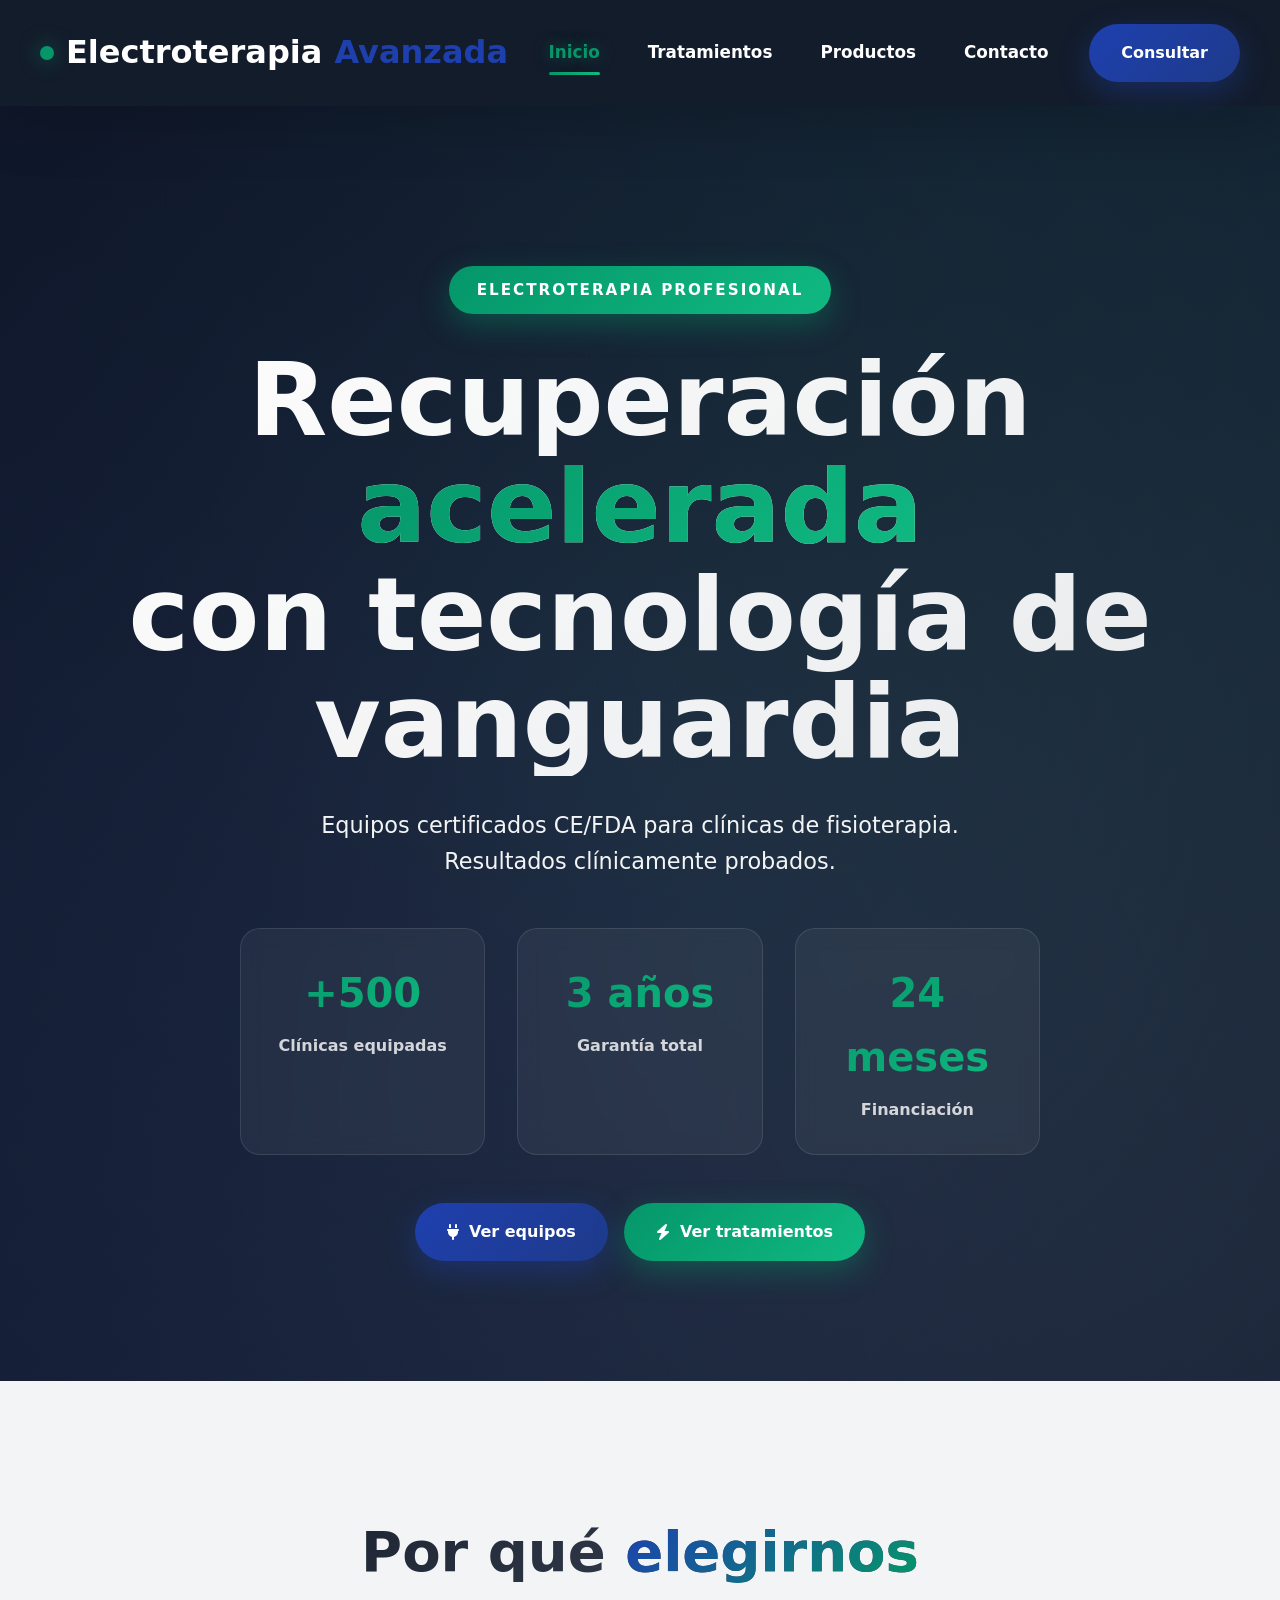
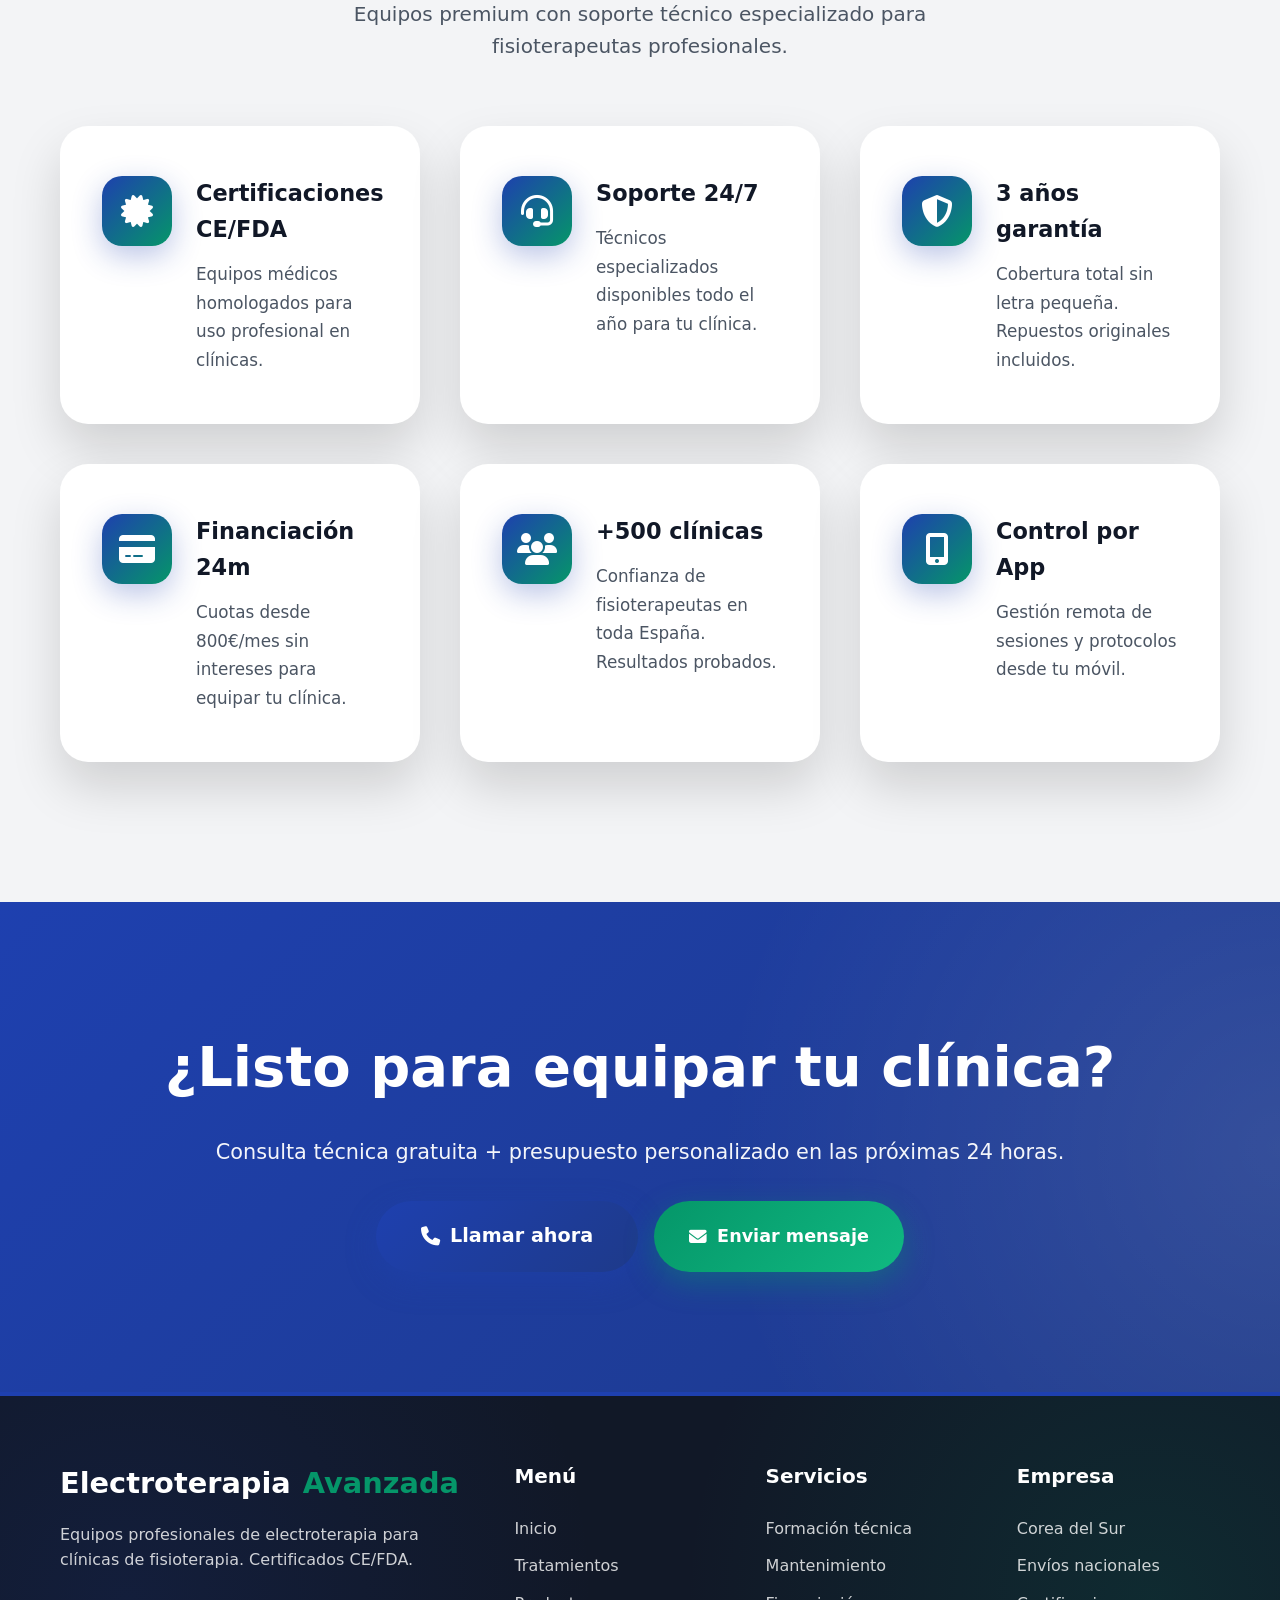
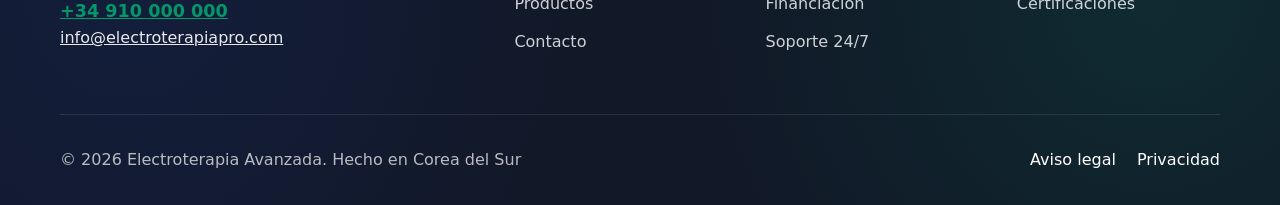
<file: index.html>
<html lang="es">
<head>
    <meta charset="UTF-8">
    <meta name="viewport" content="width=device-width, initial-scale=1.0">
    <title>Electroterapia Avanzada - Inicio</title>
    <link rel="stylesheet" href="Inicio.css">
    <link rel="stylesheet" href="https://cdnjs.cloudflare.com/ajax/libs/font-awesome/6.4.0/css/all.min.css">
</head>
<body>
    <header class="header">
        <nav class="nav container">
            <a href="index.html" class="logo">
                <span class="logo-dot"></span>
                Electroterapia<span style="color: var(--primary);">Avanzada</span>
            </a>
            <ul class="nav-links">
                <li><a href="index.html" class="active">Inicio</a></li>
                <li><a href="tratamientos.html">Tratamientos</a></li>
                <li><a href="productos.html">Productos</a></li>
                <li><a href="contacto.html">Contacto</a></li>
            </ul>
            <a href="contacto.html" class="btn btn-primary">Consultar</a>
            <button class="mobile-toggle">
                <span></span><span></span><span></span>
            </button>
        </nav>
    </header>

    <section class="hero">
        <div class="hero-overlay"></div>
        <div class="container">
            <span class="overline">Electroterapia Profesional</span>
            <h1 class="hero-title">Recuperación <em>acelerada</em><br>con tecnología de vanguardia</h1>
            <p class="hero-subtitle">Equipos certificados CE/FDA para clínicas de fisioterapia. Resultados clínicamente probados.</p>
            <div class="stats-grid">
                <div class="stat">
                    <div class="stat-number">+500</div>
                    <div class="stat-label">Clínicas equipadas</div>
                </div>
                <div class="stat">
                    <div class="stat-number">3 años</div>
                    <div class="stat-label">Garantía total</div>
                </div>
                <div class="stat">
                    <div class="stat-number">24 meses</div>
                    <div class="stat-label">Financiación</div>
                </div>
            </div>
            <div style="display: flex; gap: 1rem; justify-content: center; flex-wrap: wrap;">
                <a href="productos.html" class="btn btn-primary">
                    <i class="fas fa-plug"></i> Ver equipos
                </a>
                <a href="tratamientos.html" class="btn btn-secondary">
                    <i class="fas fa-bolt"></i> Ver tratamientos
                </a>
            </div>
        </div>
    </section>

    <section class="section advantages">
        <div class="container">
            <div class="section-header">
                <h2>Por qué <em>elegirnos</em></h2>
                <p>Equipos premium con soporte técnico especializado para fisioterapeutas profesionales.</p>
            </div>

            <div class="features-grid">
                <div class="feature-card">
                    <div class="feature-icon"><i class="fas fa-certificate"></i></div>
                    <div class="feature-content">
                        <h3>Certificaciones CE/FDA</h3>
                        <p>Equipos médicos homologados para uso profesional en clínicas.</p>
                    </div>
                </div>

                <div class="feature-card">
                    <div class="feature-icon"><i class="fas fa-headset"></i></div>
                    <div class="feature-content">
                        <h3>Soporte 24/7</h3>
                        <p>Técnicos especializados disponibles todo el año para tu clínica.</p>
                    </div>
                </div>

                <div class="feature-card">
                    <div class="feature-icon"><i class="fas fa-shield-alt"></i></div>
                    <div class="feature-content">
                        <h3>3 años garantía</h3>
                        <p>Cobertura total sin letra pequeña. Repuestos originales incluidos.</p>
                    </div>
                </div>

                <div class="feature-card">
                    <div class="feature-icon"><i class="fas fa-credit-card"></i></div>
                    <div class="feature-content">
                        <h3>Financiación 24m</h3>
                        <p>Cuotas desde 800€/mes sin intereses para equipar tu clínica.</p>
                    </div>
                </div>

                <div class="feature-card">
                    <div class="feature-icon"><i class="fas fa-users"></i></div>
                    <div class="feature-content">
                        <h3>+500 clínicas</h3>
                        <p>Confianza de fisioterapeutas en toda España. Resultados probados.</p>
                    </div>
                </div>

                <div class="feature-card">
                    <div class="feature-icon"><i class="fas fa-mobile-alt"></i></div>
                    <div class="feature-content">
                        <h3>Control por App</h3>
                        <p>Gestión remota de sesiones y protocolos desde tu móvil.</p>
                    </div>
                </div>
            </div>
        </div>
    </section>

    <section class="cta">
        <div class="container">
            <h2>¿Listo para equipar tu clínica?</h2>
            <p>Consulta técnica gratuita + presupuesto personalizado en las próximas 24 horas.</p>
            <div style="display: flex; gap: 1rem; justify-content: center; flex-wrap: wrap; margin-top: 2rem;">
                <a href="contacto.html" class="btn btn-primary" style="font-size: 1.2rem; padding: 20px 45px;">
                    <i class="fas fa-phone"></i> Llamar ahora
                </a>
                <a href="contacto.html" class="btn btn-secondary" style="font-size: 1.1rem; padding: 20px 35px;">
                    <i class="fas fa-envelope"></i> Enviar mensaje
                </a>
            </div>
        </div>
    </section>

    <footer class="footer">
        <div class="container">
            <div class="footer-grid">
                <div>
                    <div class="logo" style="color: white; margin-bottom: 1rem; font-size: 1.8rem;">Electroterapia<span style="color: var(--secondary);">Avanzada</span></div>
                    <p style="color: rgba(255,255,255,0.8);">Equipos profesionales de electroterapia para clínicas de fisioterapia. Certificados CE/FDA.</p>
                    <div style="margin-top: 1.5rem;">
                        <a href="tel:+34910000000" style="color: var(--secondary); font-weight: 700; font-size: 1.1rem; margin-right: 1.5rem;">+34 910 000 000</a>
                        <a href="mailto:info@electroterapiapro.com" style="color: rgba(255,255,255,0.9); font-weight: 500;">info@electroterapiapro.com</a>
                    </div>
                </div>
                <div>
                    <h4>Menú</h4>
                    <ul class="footer-links">
                        <li><a href="index.html">Inicio</a></li>
                        <li><a href="tratamientos.html">Tratamientos</a></li>
                        <li><a href="productos.html">Productos</a></li>
                        <li><a href="contacto.html">Contacto</a></li>
                    </ul>
                </div>
                <div>
                    <h4>Servicios</h4>
                    <ul class="footer-links">
                        <li><a href="#">Formación técnica</a></li>
                        <li><a href="#">Mantenimiento</a></li>
                        <li><a href="#">Financiación</a></li>
                        <li><a href="#">Soporte 24/7</a></li>
                    </ul>
                </div>
                <div>
                    <h4>Empresa</h4>
                    <ul class="footer-links">
                        <li><a href="#">Corea del Sur</a></li>
                        <li><a href="#">Envíos nacionales</a></li>
                        <li><a href="#">Certificaciones</a></li>
                    </ul>
                </div>
            </div>
            <div class="footer-bottom">
                <span>&copy; 2026 Electroterapia Avanzada. Hecho en Corea del Sur</span>
                <div>
                    <a href="#" style="color: white; margin: 0 1rem; text-decoration: none;">Aviso legal</a>
                    <a href="#" style="color: white; text-decoration: none;">Privacidad</a>
                </div>
            </div>
        </div>
    </footer>

    <script>
        document.querySelectorAll('a[href^="#"]').forEach(anchor => {
            anchor.addEventListener('click', function (e) {
                e.preventDefault();
                const target = document.querySelector(this.getAttribute('href'));
                if (target) { target.scrollIntoView({ behavior: 'smooth' }); }
            });
        });
    </script>
</body>
</html>
</file>
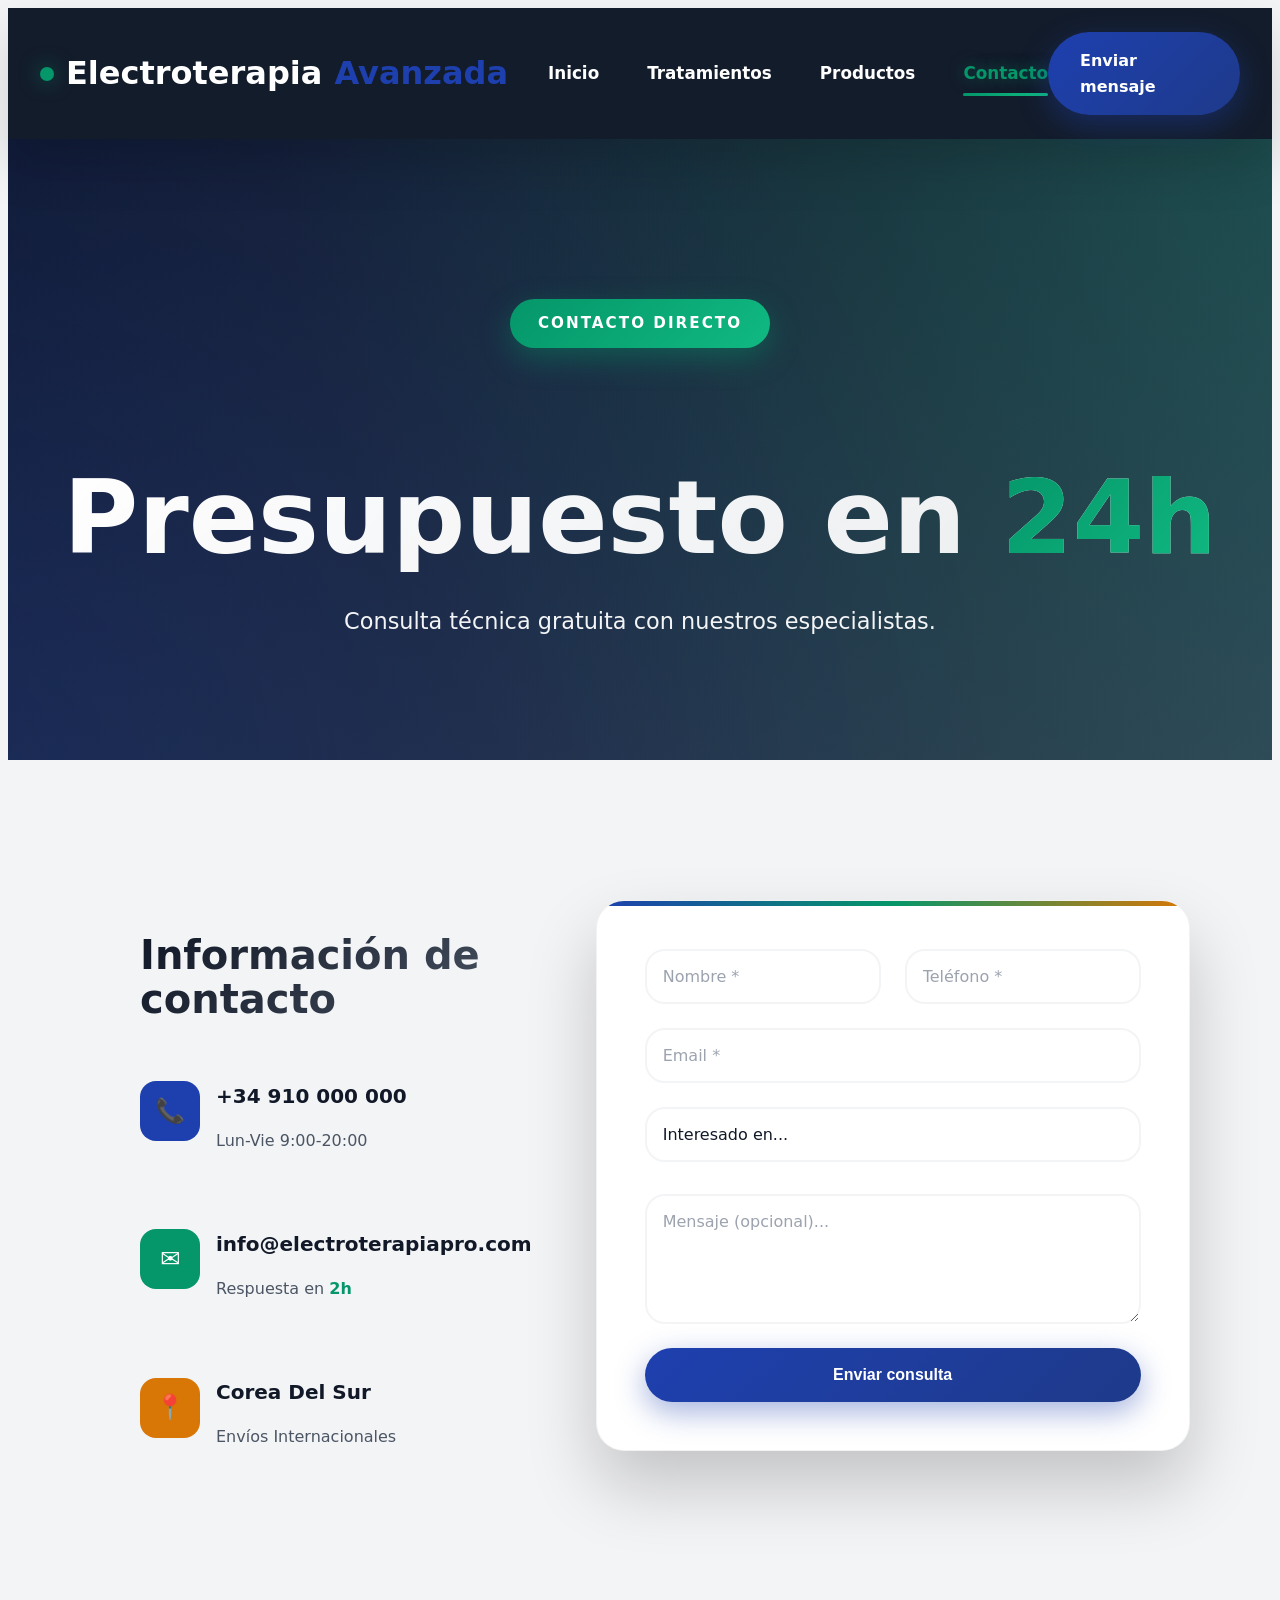
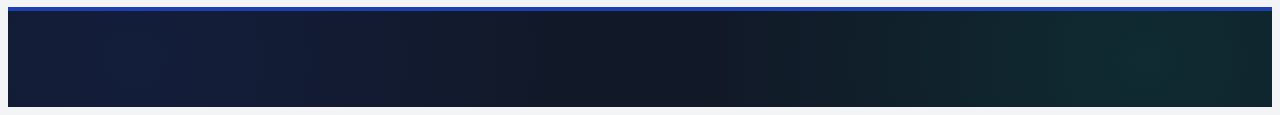
<file: Contacto.html>
<html lang="es">
<head>
    <meta charset="UTF-8">
    <meta name="viewport" content="width=device-width, initial-scale=1.0">
    <title>Contacto - Electroterapia Avanzada</title>
    <link rel="stylesheet" href="Contactos.css">
</head>
<body>
    <header class="header">
        <nav class="nav container">
            <a href="index.html" class="logo">
                <span class="logo-dot"></span>
                Electroterapia<span style="color: var(--primary);">Avanzada</span>
            </a>
            <ul class="nav-links">
                <li><a href="index.html">Inicio</a></li>
                <li><a href="tratamientos.html">Tratamientos</a></li>
                <li><a href="productos.html">Productos</a></li>
                <li><a href="contacto.html" class="active">Contacto</a></li>
            </ul>
            <a href="#form" class="btn btn-primary">Enviar mensaje</a>
        </nav>
    </header>

    <section class="hero">
        <div class="container">
            <span class="overline">Contacto directo</span>
            <h1 class="hero-title">Presupuesto en <em>24h</em></h1>
            <p class="hero-subtitle">Consulta técnica gratuita con nuestros especialistas.</p>
        </div>
    </section>

    <section class="section">
        <div class="container">
            <div style="display: grid; grid-template-columns: 1fr 1fr; gap: 4rem; max-width: 1000px; margin: 0 auto;">
                <div>
                    <h2 style="font-size: 2.5rem; margin-bottom: 2rem;">Información de contacto</h2>
                    <div style="display: flex; flex-direction: column; gap: 2rem;">
                        <div style="display: flex; align-items: center; gap: 1rem;">
                            <div style="width: 60px; height: 60px; background: var(--primary); border-radius: 16px; display: flex; align-items: center; justify-content: center; color: white; font-size: 1.5rem;">📞</div>
                            <div>
                                <h4>+34 910 000 000</h4>
                                <p>Lun-Vie 9:00-20:00</p>
                            </div>
                        </div>
                        <div style="display: flex; align-items: center; gap: 1rem;">
                            <div style="width: 60px; height: 60px; background: var(--secondary); border-radius: 16px; display: flex; align-items: center; justify-content: center; color: white; font-size: 1.5rem;">✉️</div>
                            <div>
                                <h4>info@electroterapiapro.com</h4>
                                <p>Respuesta en <strong>2h</strong></p>
                            </div>
                        </div>
                        <div style="display: flex; align-items: center; gap: 1rem;">
                            <div style="width: 60px; height: 60px; background: var(--accent); border-radius: 16px; display: flex; align-items: center; justify-content: center; color: white; font-size: 1.5rem;">📍</div>
                            <div>
                                <h4>Corea Del Sur</h4>
                                <p>Envíos Internacionales</p>
                            </div>
                        </div>
                    </div>
                </div>
                <div>
                    <form id="form" style="background: white; padding: 3rem; border-radius: var(--radius-lg); box-shadow: var(--shadow-lg);">
                        <div style="display: grid; grid-template-columns: 1fr 1fr; gap: 1.5rem; margin-bottom: 1.5rem;">
                            <input type="text" placeholder="Nombre *" style="padding: 16px; border: 2px solid var(--light); border-radius: var(--radius); font-size: 1rem;">
                            <input type="tel" placeholder="Teléfono *" style="padding: 16px; border: 2px solid var(--light); border-radius: var(--radius); font-size: 1rem;">
                        </div>
                        <div style="margin-bottom: 1.5rem;">
                            <input type="email" placeholder="Email *" style="width: 100%; padding: 16px; border: 2px solid var(--light); border-radius: var(--radius); font-size: 1rem;">
                        </div>
                        <div style="margin-bottom: 2rem;">
                            <select style="width: 100%; padding: 16px; border: 2px solid var(--light); border-radius: var(--radius); font-size: 1rem;">
                                <option>Interesado en...</option>
                                <option>BrainStim Pro (281.462€)</option>
                                <option>Optimus Pro (213.773€)</option>
                                <option>Salus-Talent Pro (195.433€)</option>
                                <option>Presupuesto comparativo</option>
                            </select>
                        </div>
                        <textarea placeholder="Mensaje (opcional)..." rows="4" style="width: 100%; padding: 16px; border: 2px solid var(--light); border-radius: var(--radius); font-size: 1rem; font-family: inherit; resize: vertical;"></textarea>
                        <button type="submit" class="btn btn-primary" style="width: 100%; margin-top: 1.5rem; padding: 18px;">Enviar consulta</button>
                    </form>
                </div>
            </div>
        </div>
    </section>

    <footer class="footer">
    </footer>
</body>
</html>
</file>
<file: Inicio.css>
{
    margin: 0;
    padding: 0;
    box-sizing: border-box;
}

html, body {
    margin: 0;
    padding: 0;
    width: 100%;
    overflow-x: hidden;
}

:root {
    --primary: #1E40AF;
    --primary-d: #1E3A8A;
    --secondary: #059669;
    --accent: #D97706;
    --dark: #111827;
    --gray: #4B5563;
    --light: #F3F4F6;
    --white: #FFFFFF;
    --shadow: 0 25px 50px rgba(0, 0, 0, 0.15);
    --shadow-lg: 0 35px 70px rgba(0, 0, 0, 0.2);
    --radius: 20px;
    --radius-lg: 28px;
}

body {
    font-family: 'Inter', system-ui, sans-serif;
    line-height: 1.6;
    color: var(--dark);
    background: var(--light);
    overflow-x: hidden;
    margin: 0;
    padding: 0;
}
2. Reemplaza la sección HERO completa (líneas ~180-230):

.hero {
    padding: 160px 0 120px;
    text-align: center;
    position: relative;
    background: linear-gradient(135deg, #0f172a 0%, #1e293b 50%, #334155 100%);
    overflow: hidden;
    min-height: 100vh;
    display: flex;
    align-items: center;
    justify-content: center;
    width: 100vw;
    margin: 0;
    left: 50%;
    right: 50%;
    margin-left: -50vw;
    margin-right: -50vw;
}

.hero::after {
    content: '';
    position: absolute;
    top: 0;
    left: 0;
    width: 100%;
    height: 100%;
    background-image: url('https://customer-assets.emergentagent.com/job_cd9556bd-25c3-4e1e-b9b1-63034ef0d760/artifacts/mocz8y2o_image0.jpg');
    background-size: cover;
    background-repeat: no-repeat;
    background-position: center;
    opacity: 0.25;
    z-index: 1;
    pointer-events: none;
    filter: brightness(1.3);
}

.hero-overlay {
    position: absolute;
    top: 0;
    left: 0;
    width: 100%;
    height: 100%;
    background: radial-gradient(circle at center, transparent 0%, rgba(15, 23, 42, 0.6) 100%);
    z-index: 2;
}

.hero::before {
    content: '';
    position: absolute;
    top: -50%;
    left: -50%;
    width: 200%;
    height: 200%;
    background:
        radial-gradient(circle at 20% 80%, rgba(30, 64, 175, 0.15) 0%, transparent 50%),
        radial-gradient(circle at 80% 20%, rgba(5, 150, 105, 0.15) 0%, transparent 50%);
    animation: rotate 20s linear infinite;
    z-index: 1;
}

.hero .container {
    position: relative;
    z-index: 3;
}
* {
    margin: 0;
    padding: 0;
    box-sizing: border-box;
}

html, body {
    margin: 0;
    padding: 0;
    width: 100%;
    overflow-x: hidden;
}

:root {
    --primary: #1E40AF;
    --primary-d: #1E3A8A;
    --secondary: #059669;
    --accent: #D97706;
    --dark: #111827;
    --gray: #4B5563;
    --light: #F3F4F6;
    --white: #FFFFFF;
    --shadow: 0 25px 50px rgba(0, 0, 0, 0.15);
    --shadow-lg: 0 35px 70px rgba(0, 0, 0, 0.2);
    --radius: 20px;
    --radius-lg: 28px;
}

body {
    font-family: 'Inter', system-ui, sans-serif;
    line-height: 1.6;
    color: var(--dark);
    background: var(--light);
    overflow-x: hidden;
    margin: 0;
    padding: 0;
}

.container {
    max-width: 1200px;
    margin: 0 auto;
    padding: 0 20px;
}

.header {
    position: sticky;
    top: 0;
    background: rgba(15, 24, 39, 0.98);
    backdrop-filter: blur(25px);
    -webkit-backdrop-filter: blur(25px);
    z-index: 100;
    box-shadow: var(--shadow);
}

.nav {
    display: flex;
    justify-content: space-between;
    align-items: center;
    padding: 1.5rem 0;
}

.logo {
    font-size: 2rem;
    font-weight: 900;
    color: white;
    text-decoration: none;
    display: flex;
    align-items: center;
    gap: 12px;
}

.logo-dot {
    width: 14px;
    height: 14px;
    background: var(--secondary);
    border-radius: 50%;
    box-shadow: 0 0 20px rgba(5, 150, 105, 0.6);
    animation: pulse 2s ease-in-out infinite;
}

@keyframes pulse {
    0%, 100% { transform: scale(1); opacity: 1; }
    50% { transform: scale(1.2); opacity: 0.8; }
}

.nav-links {
    display: flex;
    list-style: none;
    gap: 3rem;
}

.nav-links a {
    color: white;
    text-decoration: none;
    font-weight: 700;
    font-size: 1.05rem;
    position: relative;
    transition: all 0.3s;
    padding: 8px 0;
}

.nav-links a.active,
.nav-links a:hover {
    color: var(--secondary);
    text-shadow: 0 0 15px rgba(5, 150, 105, 0.5);
}

.nav-links a.active::after {
    content: '';
    position: absolute;
    bottom: -5px;
    left: 0;
    width: 100%;
    height: 3px;
    background: linear-gradient(90deg, var(--secondary), #10b981);
    border-radius: 2px;
}

.mobile-toggle {
    display: none;
    flex-direction: column;
    gap: 5px;
    background: none;
    border: none;
    cursor: pointer;
}

.mobile-toggle span {
    width: 25px;
    height: 3px;
    background: white;
    border-radius: 2px;
}

.btn {
    padding: 16px 32px;
    border-radius: 50px;
    text-decoration: none;
    font-weight: 800;
    font-size: 1rem;
    display: inline-flex;
    align-items: center;
    justify-content: center;
    gap: 10px;
    transition: all 0.4s cubic-bezier(0.25, 0.46, 0.45, 0.94);
    border: none;
    cursor: pointer;
    position: relative;
    overflow: hidden;
}

.btn-primary {
    background: linear-gradient(135deg, var(--primary), var(--primary-d));
    color: white;
    box-shadow: 0 10px 30px rgba(30, 64, 175, 0.4);
}

.btn-primary:hover {
    transform: translateY(-4px) scale(1.03);
    box-shadow: 0 20px 50px rgba(30, 64, 175, 0.6);
}

.btn-primary::before {
    content: '';
    position: absolute;
    top: 0;
    left: -100%;
    width: 100%;
    height: 100%;
    background: linear-gradient(90deg, transparent, rgba(255, 255, 255, 0.2), transparent);
    transition: left 0.6s;
}

.btn-primary:hover::before {
    left: 100%;
}

.btn-secondary {
    background: linear-gradient(135deg, var(--secondary), #10b981);
    color: white;
    box-shadow: 0 10px 30px rgba(5, 150, 105, 0.4);
}

.btn-secondary:hover {
    transform: translateY(-4px) scale(1.03);
    box-shadow: 0 20px 50px rgba(5, 150, 105, 0.6);
}

.hero {
    padding: 160px 0 120px;
    text-align: center;
    position: relative;
    background: linear-gradient(135deg, #0f172a 0%, #1e293b 50%, #334155 100%);
    overflow: hidden;
    min-height: 100vh;
    display: flex;
    align-items: center;
    justify-content: center;
    width: 100vw;
    margin: 0;
    left: 50%;
    right: 50%;
    margin-left: -50vw;
    margin-right: -50vw;
}

.hero::after {
    content: '';
    position: absolute;
    top: 0;
    left: 0;
    width: 100%;
    height: 100%;
    background-image: url('https://customer-assets.emergentagent.com/job_cd9556bd-25c3-4e1e-b9b1-63034ef0d760/artifacts/mocz8y2o_image0.jpg');
    background-size: cover;
    background-repeat: no-repeat;
    background-position: center;
    opacity: 0.25;
    z-index: 1;
    pointer-events: none;
    filter: brightness(1.3);
}

/* Overlay para mejor legibilidad del texto */
.hero-overlay {
    position: absolute;
    top: 0;
    left: 0;
    width: 100%;
    height: 100%;
    background: radial-gradient(circle at center, transparent 0%, rgba(15, 23, 42, 0.6) 100%);
    z-index: 2;
}

.hero::before {
    content: '';
    position: absolute;
    top: -50%;
    left: -50%;
    width: 200%;
    height: 200%;
    background:
        radial-gradient(circle at 20% 80%, rgba(30, 64, 175, 0.15) 0%, transparent 50%),
        radial-gradient(circle at 80% 20%, rgba(5, 150, 105, 0.15) 0%, transparent 50%);
    animation: rotate 20s linear infinite;
    z-index: 1;
}

.hero .container {
    position: relative;
    z-index: 3;
}

@keyframes rotate {
    0% { transform: rotate(0deg); }
    100% { transform: rotate(360deg); }
}

.overline {
    display: inline-block;
    background: linear-gradient(135deg, var(--secondary), #10b981);
    color: white;
    padding: 12px 28px;
    border-radius: 50px;
    font-size: 0.95rem;
    font-weight: 800;
    letter-spacing: 2px;
    text-transform: uppercase;
    box-shadow: 0 10px 30px rgba(5, 150, 105, 0.4);
    margin-bottom: 2rem;
}

.hero-title {
    font-size: clamp(3rem, 8vw, 6.5rem);
    font-weight: 900;
    background: linear-gradient(135deg, white 0%, rgba(255, 255, 255, 0.9) 100%);
    -webkit-background-clip: text;
    -webkit-text-fill-color: transparent;
    background-clip: text;
    margin-bottom: 2rem;
    line-height: 1.05;
}

.hero-title em {
    font-style: normal;
    background: linear-gradient(135deg, var(--secondary), #10b981);
    -webkit-background-clip: text;
    -webkit-text-fill-color: transparent;
    background-clip: text;
}

.hero-subtitle {
    font-size: 1.4rem;
    max-width: 650px;
    margin: 0 auto 3rem;
    color: rgba(255, 255, 255, 0.95);
    font-weight: 400;
}

.stats-grid {
    display: grid;
    grid-template-columns: repeat(auto-fit, minmax(180px, 1fr));
    gap: 2rem;
    margin: 3rem auto;
    max-width: 800px;
}

.stat {
    padding: 2rem 1rem;
    background: rgba(255, 255, 255, 0.05);
    backdrop-filter: blur(10px);
    border-radius: 20px;
    border: 1px solid rgba(255, 255, 255, 0.1);
    transition: all 0.3s;
}

.stat:hover {
    transform: translateY(-5px);
    background: rgba(255, 255, 255, 0.08);
    border-color: rgba(5, 150, 105, 0.3);
}

.stat-number {
    font-size: 2.5rem;
    font-weight: 900;
    background: linear-gradient(135deg, var(--secondary), #10b981);
    -webkit-background-clip: text;
    -webkit-text-fill-color: transparent;
    background-clip: text;
    margin-bottom: 0.5rem;
}

.stat-label {
    color: rgba(255, 255, 255, 0.8);
    font-size: 1rem;
    font-weight: 600;
}

.section {
    padding: 140px 0;
}

.section-header {
    text-align: center;
    margin-bottom: 4rem;
}

.section-header h2 {
    font-size: 3.5rem;
    font-weight: 900;
    line-height: 1.1;
    background: linear-gradient(135deg, var(--dark) 0%, var(--gray) 100%);
    -webkit-background-clip: text;
    -webkit-text-fill-color: transparent;
    background-clip: text;
    margin-bottom: 1rem;
}

.section-header h2 em {
    font-style: normal;
    background: linear-gradient(135deg, var(--primary), var(--secondary));
    -webkit-background-clip: text;
    -webkit-text-fill-color: transparent;
    background-clip: text;
}

.section-header p {
    font-size: 1.25rem;
    color: var(--gray);
    max-width: 650px;
    margin: 0 auto;
}

.features-grid {
    display: grid;
    grid-template-columns: repeat(auto-fit, minmax(320px, 1fr));
    gap: 2.5rem;
}

.feature-card {
    background: white;
    padding: 3rem 2.5rem;
    border-radius: var(--radius-lg);
    box-shadow: var(--shadow);
    transition: all 0.4s cubic-bezier(0.25, 0.46, 0.45, 0.94);
    border: 2px solid transparent;
    display: flex;
    align-items: flex-start;
    gap: 1.5rem;
}

.feature-card:hover {
    transform: translateY(-10px);
    box-shadow: var(--shadow-lg);
    border-color: var(--primary);
}

.feature-icon {
    width: 70px;
    height: 70px;
    min-width: 70px;
    background: linear-gradient(135deg, var(--primary), var(--secondary));
    border-radius: 20px;
    display: flex;
    align-items: center;
    justify-content: center;
    font-size: 2rem;
    color: white;
    box-shadow: 0 10px 30px rgba(30, 64, 175, 0.3);
}

.feature-content h3 {
    font-size: 1.4rem;
    font-weight: 800;
    color: var(--dark);
    margin-bottom: 0.75rem;
}

.feature-content p {
    color: var(--gray);
    line-height: 1.7;
    font-size: 1.05rem;
}

.cta {
    padding: 120px 0;
    background: linear-gradient(135deg, var(--primary) 0%, var(--primary-d) 100%);
    text-align: center;
    position: relative;
    overflow: hidden;
}

.cta::before {
    content: '';
    position: absolute;
    top: -50%;
    right: -50%;
    width: 100%;
    height: 200%;
    background: radial-gradient(circle, rgba(255, 255, 255, 0.1) 0%, transparent 70%);
    animation: float 15s ease-in-out infinite;
}

@keyframes float {
    0%, 100% { transform: translate(0, 0); }
    50% { transform: translate(-30px, -30px); }
}

.cta h2 {
    font-size: 3.5rem;
    font-weight: 900;
    color: white;
    margin-bottom: 1.5rem;
    position: relative;
    z-index: 2;
}

.cta p {
    font-size: 1.3rem;
    color: rgba(255, 255, 255, 0.95);
    margin-bottom: 2rem;
    position: relative;
    z-index: 2;
}

.footer {
    background: var(--dark);
    color: white;
    padding: 4rem 0 2rem;
    border-top: 4px solid var(--primary);
    background-image:
        radial-gradient(circle at 10% 50%, rgba(30, 64, 175, 0.15) 0%, transparent 40%),
        radial-gradient(circle at 90% 50%, rgba(5, 150, 105, 0.15) 0%, transparent 40%);
}

.footer-grid {
    display: grid;
    grid-template-columns: 2fr 1fr 1fr 1fr;
    gap: 3rem;
    margin-bottom: 3rem;
}

.footer h4 {
    font-size: 1.25rem;
    font-weight: 800;
    margin-bottom: 1.5rem;
    color: white;
}

.footer-links {
    list-style: none;
}

.footer-links li {
    margin-bottom: 0.75rem;
}

.footer-links a {
    color: rgba(255, 255, 255, 0.8);
    text-decoration: none;
    transition: all 0.3s;
    font-weight: 500;
}

.footer-links a:hover {
    color: var(--secondary);
    padding-left: 5px;
}

.footer-bottom {
    padding-top: 2rem;
    border-top: 1px solid rgba(255, 255, 255, 0.1);
    display: flex;
    justify-content: space-between;
    align-items: center;
    flex-wrap: wrap;
    gap: 1rem;
}

.footer-bottom span {
    color: rgba(255, 255, 255, 0.7);
}

@media (max-width: 968px) {
    .nav-links {
        display: none;
    }

    .mobile-toggle {
        display: flex;
    }

    .footer-grid {
        grid-template-columns: 1fr 1fr;
        gap: 2rem;
    }

    .stats-grid {
        grid-template-columns: 1fr;
        gap: 1.5rem;
    }
}

@media (max-width: 768px) {
    .nav .btn {
        padding: 12px 22px;
        font-size: 0.9rem;
    }

    .hero {
        padding: 120px 0 80px;
    }

    .hero-title {
        font-size: 2.8rem;
    }

    .hero-subtitle {
        font-size: 1.15rem;
    }

    .section {
        padding: 80px 0;
    }

    .section-header h2 {
        font-size: 2.5rem;
    }

    .features-grid {
        grid-template-columns: 1fr;
        gap: 2rem;
    }

    .feature-card {
        padding: 2rem 1.5rem;
    }

    .cta h2 {
        font-size: 2.5rem;
    }

    .footer-grid {
        grid-template-columns: 1fr;
    }

    .footer-bottom {
        flex-direction: column;
        text-align: center;
    }
}

@media (max-width: 480px) {
    .container {
        padding: 0 16px;
    }

    .logo {
        font-size: 1.4rem;
    }

    .logo-dot {
        width: 11px;
        height: 11px;
    }

    .hero-title {
        font-size: 2.2rem;
    }

    .overline {
        font-size: 0.8rem;
        padding: 10px 20px;
        letter-spacing: 1.5px;
    }

    .stat-number {
        font-size: 2rem;
    }

    .section-header h2 {
        font-size: 2rem;
    }

    .cta h2 {
        font-size: 2rem;
    }

    .btn {
        padding: 14px 24px;
        font-size: 0.9rem;
    }
}
</file>
<file: Contactos.css>
{
    margin: 0;
    padding: 0;
    box-sizing: border-box;
}

:root {
    --primary: #1E40AF;
    --primary-d: #1E3A8A;
    --secondary: #059669;
    --accent: #D97706;
    --dark: #111827;
    --gray: #4B5563;
    --light: #F3F4F6;
    --white: #FFFFFF;
    --shadow: 0 25px 50px rgba(0, 0, 0, 0.15);
    --shadow-lg: 0 35px 70px rgba(0, 0, 0, 0.2);
    --radius: 20px;
    --radius-lg: 28px;
}

body {
    font-family: 'Inter', system-ui, sans-serif;
    line-height: 1.6;
    color: var(--dark);
    background: var(--light);
    overflow-x: hidden;
}

.container {
    max-width: 1200px;
    margin: 0 auto;
    padding: 0 20px;
}

.header {
    position: sticky;
    top: 0;
    background: rgba(15, 24, 39, 0.98);
    backdrop-filter: blur(25px);
    -webkit-backdrop-filter: blur(25px);
    z-index: 100;
    box-shadow: var(--shadow);
}

.nav {
    display: flex;
    justify-content: space-between;
    align-items: center;
    padding: 1.5rem 0;
}

.logo {
    font-size: 2rem;
    font-weight: 900;
    color: white;
    text-decoration: none;
    display: flex;
    align-items: center;
    gap: 12px;
}

.logo-dot {
    width: 14px;
    height: 14px;
    background: var(--secondary);
    border-radius: 50%;
    box-shadow: 0 0 20px rgba(5, 150, 105, 0.6);
    animation: pulse 2s ease-in-out infinite;
}

@keyframes pulse {
    0%, 100% { transform: scale(1); opacity: 1; }
    50% { transform: scale(1.2); opacity: 0.8; }
}

.nav-links {
    display: flex;
    list-style: none;
    gap: 3rem;
}

.nav-links a {
    color: white;
    text-decoration: none;
    font-weight: 700;
    font-size: 1.05rem;
    position: relative;
    transition: all 0.3s;
    padding: 8px 0;
}

.nav-links a.active,
.nav-links a:hover {
    color: var(--secondary);
    text-shadow: 0 0 15px rgba(5, 150, 105, 0.5);
}

.nav-links a.active::after {
    content: '';
    position: absolute;
    bottom: -5px;
    left: 0;
    width: 100%;
    height: 3px;
    background: linear-gradient(90deg, var(--secondary), #10b981);
    border-radius: 2px;
}

/* ========== BUTTONS ========== */
.btn {
    padding: 16px 32px;
    border-radius: 50px;
    text-decoration: none;
    font-weight: 800;
    font-size: 1rem;
    display: inline-flex;
    align-items: center;
    justify-content: center;
    gap: 10px;
    transition: all 0.4s cubic-bezier(0.25, 0.46, 0.45, 0.94);
    border: none;
    cursor: pointer;
    position: relative;
    overflow: hidden;
}

.btn-primary {
    background: linear-gradient(135deg, var(--primary), var(--primary-d));
    color: white;
    box-shadow: 0 10px 30px rgba(30, 64, 175, 0.4);
}

.btn-primary:hover {
    transform: translateY(-4px) scale(1.03);
    box-shadow: 0 20px 50px rgba(30, 64, 175, 0.6);
}

.btn-primary::before {
    content: '';
    position: absolute;
    top: 0;
    left: -100%;
    width: 100%;
    height: 100%;
    background: linear-gradient(90deg, transparent, rgba(255, 255, 255, 0.2), transparent);
    transition: left 0.6s;
}

.btn-primary:hover::before {
    left: 100%;
}

/* ========== HERO ========== */
.hero {
    padding: 160px 0 120px;
    text-align: center;
    position: relative;
    background: linear-gradient(135deg, #0f172a 0%, #1e293b 50%, #334155 100%);
    overflow: hidden;
}

.hero::before {
    content: '';
    position: absolute;
    top: -50%;
    left: -50%;
    width: 200%;
    height: 200%;
    background:
        radial-gradient(circle at 20% 80%, rgba(30, 64, 175, 0.3) 0%, transparent 50%),
        radial-gradient(circle at 80% 20%, rgba(5, 150, 105, 0.3) 0%, transparent 50%);
    animation: rotate 20s linear infinite;
}

.hero .container {
    position: relative;
    z-index: 2;
}

@keyframes rotate {
    0% { transform: rotate(0deg); }
    100% { transform: rotate(360deg); }
}

.overline {
    display: inline-block;
    background: linear-gradient(135deg, var(--secondary), #10b981);
    color: white;
    padding: 12px 28px;
    border-radius: 50px;
    font-size: 0.95rem;
    font-weight: 800;
    letter-spacing: 2px;
    text-transform: uppercase;
    box-shadow: 0 10px 30px rgba(5, 150, 105, 0.4);
    margin-bottom: 2rem;
}

.hero-title {
    font-size: clamp(3rem, 8vw, 6.5rem);
    font-weight: 900;
    background: linear-gradient(135deg, white 0%, rgba(255, 255, 255, 0.9) 100%);
    -webkit-background-clip: text;
    -webkit-text-fill-color: transparent;
    background-clip: text;
    margin-bottom: 2rem;
    line-height: 1.05;
}

.hero-title em {
    font-style: normal;
    background: linear-gradient(135deg, var(--secondary), #10b981);
    -webkit-background-clip: text;
    -webkit-text-fill-color: transparent;
    background-clip: text;
}

.hero-subtitle {
    font-size: 1.4rem;
    max-width: 650px;
    margin: 0 auto;
    color: rgba(255, 255, 255, 0.95);
    font-weight: 400;
}

/* ========== SECTION ========== */
.section {
    padding: 140px 0;
}

/* ========== CONTACT INFO ========== */
.section h2 {
    font-weight: 900;
    line-height: 1.1;
    background: linear-gradient(135deg, var(--dark) 0%, var(--gray) 100%);
    -webkit-background-clip: text;
    -webkit-text-fill-color: transparent;
    background-clip: text;
}

.section h4 {
    font-size: 1.25rem;
    font-weight: 800;
    color: var(--dark);
    margin-bottom: 4px;
}

.section p {
    color: var(--gray);
    font-size: 1rem;
}

.section strong {
    color: var(--secondary);
    font-weight: 800;
}


.section [style*=\"border-radius: 16px\"] {
    box-shadow: 0 15px 35px rgba(0, 0, 0, 0.15);
    transition: all 0.4s cubic-bezier(0.25, 0.46, 0.45, 0.94);
}

.section [style*=\"border-radius: 16px\"]:hover {
    transform: scale(1.1) rotate(-5deg);
    box-shadow: 0 20px 45px rgba(0, 0, 0, 0.25);
}

form {
    transition: all 0.4s cubic-bezier(0.25, 0.46, 0.45, 0.94);
    border: 1px solid rgba(0, 0, 0, 0.05);
    position: relative;
    overflow: hidden;
}

form::before {
    content: '';
    position: absolute;
    top: 0;
    left: 0;
    right: 0;
    height: 5px;
    background: linear-gradient(90deg, var(--primary), var(--secondary), var(--accent));
}

form:hover {
    transform: translateY(-6px);
    box-shadow: var(--shadow-lg) !important;
}

form input,
form select,
form textarea {
    font-family: 'Inter', system-ui, sans-serif;
    color: var(--dark);
    background: var(--white);
    outline: none;
    transition: all 0.3s ease;
}

form input::placeholder,
form textarea::placeholder {
    color: #9CA3AF;
    font-weight: 500;
}

form input:focus,
form select:focus,
form textarea:focus {
    border-color: var(--primary) !important;
    box-shadow: 0 0 0 4px rgba(30, 64, 175, 0.12);
    transform: translateY(-2px);
}

form select {
    cursor: pointer;
    appearance: none;
    -webkit-appearance: none;
    background-image: url(\"data:image/svg+xml;charset=UTF-8,%3csvg xmlns='http://www.w3.org/2000/svg' viewBox='0 0 24 24' fill='none' stroke='%231E40AF' stroke-width='3' stroke-linecap='round' stroke-linejoin='round'%3e%3cpolyline points='6 9 12 15 18 9'%3e%3c/polyline%3e%3c/svg%3e\");
    background-repeat: no-repeat;
    background-position: right 18px center;
    background-size: 18px;
    padding-right: 50px !important;
}

form textarea {
    min-height: 130px;
}

form button[type=\"submit\"] {
    font-family: 'Inter', system-ui, sans-serif;
    letter-spacing: 0.5px;
}

.footer {
    background: var(--dark);
    color: white;
    padding: 3rem 0;
    text-align: center;
    border-top: 4px solid var(--primary);
    background-image:
        radial-gradient(circle at 10% 50%, rgba(30, 64, 175, 0.15) 0%, transparent 40%),
        radial-gradient(circle at 90% 50%, rgba(5, 150, 105, 0.15) 0%, transparent 40%);
}

@media (max-width: 968px) {
    .section > .container > div[style*=\"grid-template-columns: 1fr 1fr\"] {
        grid-template-columns: 1fr !important;
        gap: 3rem !important;
    }
}

@media (max-width: 768px) {
    .nav-links {
        display: none;
    }

    .nav .btn {
        padding: 12px 22px;
        font-size: 0.9rem;
    }

    .hero {
        padding: 120px 0 80px;
    }

    .hero-title {
        font-size: 2.8rem;
    }

    .hero-subtitle {
        font-size: 1.15rem;
    }

    .section {
        padding: 80px 0;
    }

    .section h2 {
        font-size: 2rem !important;
    }

    form {
        padding: 2rem !important;
    }

    form > div[style*=\"grid-template-columns: 1fr 1fr\"] {
        grid-template-columns: 1fr !important;
    }
}

@media (max-width: 480px) {
    .container {
        padding: 0 16px;
    }

    .logo {
        font-size: 1.4rem;
    }

    .logo-dot {
        width: 11px;
        height: 11px;
    }

    .hero-title {
        font-size: 2.2rem;
    }

    .overline {
        font-size: 0.8rem;
        padding: 10px 20px;
        letter-spacing: 1.5px;
    }

    form {
        padding: 1.5rem !important;
    }

    form input,
    form select,
    form textarea {
        padding: 14px !important;
        font-size: 0.95rem !important;
    }
}
</file>
